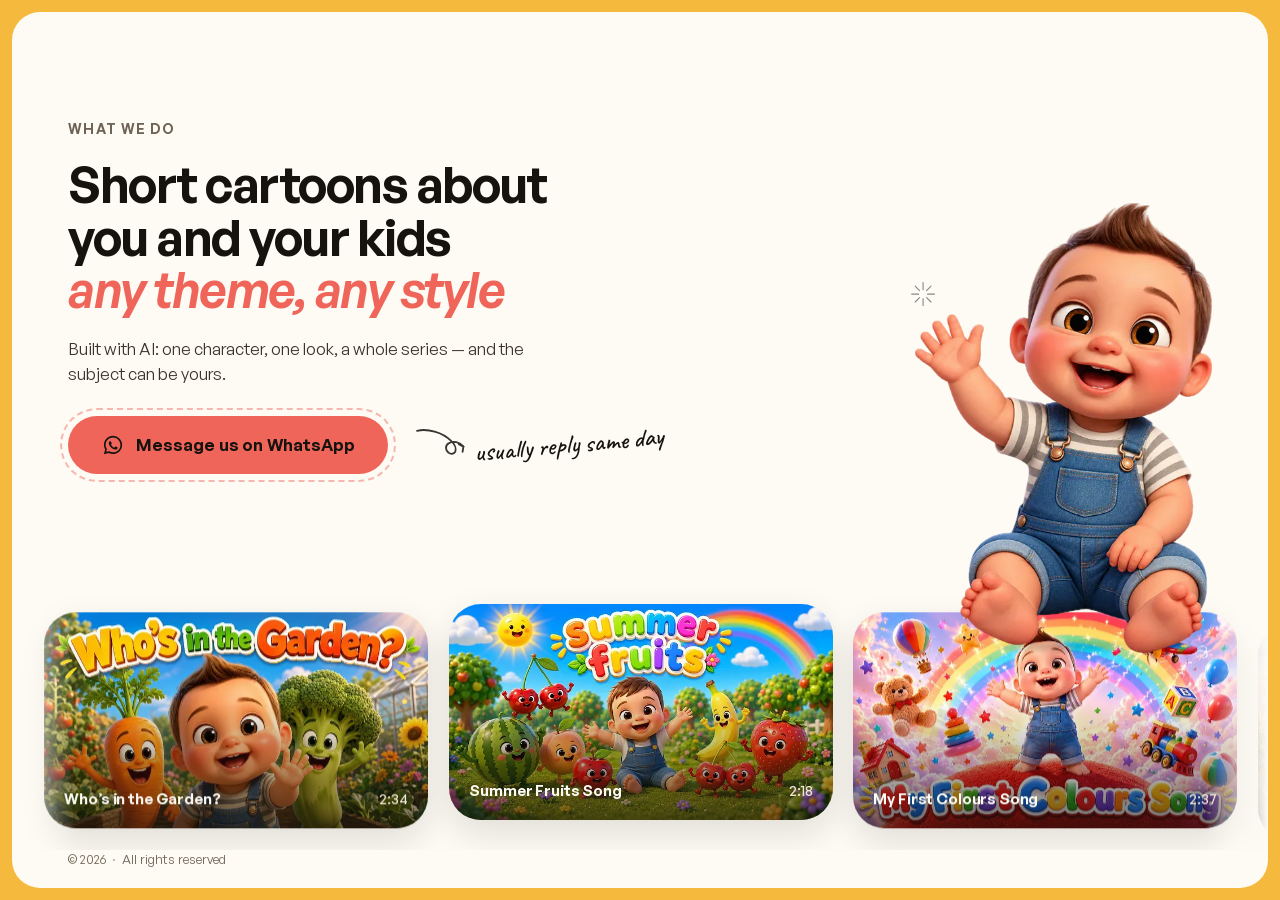
<file: index.html>
<!doctype html>
<html lang="en">
<head>
<meta charset="utf-8">
<meta name="viewport" content="width=device-width, initial-scale=1, viewport-fit=cover">
<title>Short cartoons about you and your kids — any theme, any style</title>
<meta name="description" content="Short cartoons about you and your kids — any theme, any style. One character, one look, a whole series, built with AI.">
<meta name="theme-color" content="#FDFBF4">
<meta property="og:type" content="website">
<meta property="og:title" content="Short cartoons about you and your kids — any theme, any style">
<meta property="og:description" content="One character, one look, a whole series — and the subject can be yours.">
<meta property="og:image" content="assets/img/og.jpg">
<!-- TODO: перед выкладкой заменить og:image на абсолютный URL (https://домен/assets/img/og.jpg)
     и раскомментировать og:url — WhatsApp, Telegram и Slack не разбирают относительные пути,
     ссылка придёт без превью. -->
<!-- <meta property="og:url" content="https://ДОМЕН/"> -->
<meta property="og:image:width" content="1200">
<meta property="og:image:height" content="630">
<meta name="twitter:card" content="summary_large_image">
<link rel="icon" href="assets/img/favicon-32.png" sizes="32x32">
<link rel="apple-touch-icon" href="assets/img/apple-touch-icon.png">
<link rel="preload" href="assets/fonts/GeneralSans-600.woff2" as="font" type="font/woff2" crossorigin>
<link rel="preload" href="assets/fonts/GeneralSans-600i.woff2" as="font" type="font/woff2" crossorigin>
<link rel="stylesheet" href="styles.css">
</head>
<body>
<!--
  THESIS: one uninterrupted horizontal current of finished work, with the series' own
  character seated on its top edge; refuses the centred hero-over-card-grid landing.
  OWN-WORLD: cream #FDFBF4 canvas inside a sun-yellow page frame, ink display type at
  72px against 17px body with nothing between, coral reserved for the accent line and
  the single action, one hand-drawn ink spark at the mascot's wave, colour otherwise
  allowed only inside the artwork.
  STORY: a buyer meets the character, sees five finished films, understands the formula
  transfers to their own subject, and messages on WhatsApp.
  FIRST VIEWPORT: text column flush left, mascot right and bottom-aligned so he sits on
  the film strip, full-bleed reel of 16:9 covers bleeding both edges beneath them.
-->
<div class="page">

  <main class="hero">
    <div class="hero__col">
      <p class="kicker">what we do</p>
      <h1 class="display">Short cartoons about you and your&nbsp;kids<br><em>any theme, any style</em></h1>
      <p class="lead">Built with AI: one character, one look, a whole series — and the subject can be yours.</p>

      <div class="action">
        <!-- TODO: WhatsApp — подставить номер в WHATSAPP_URL в script.js -->
        <a class="cta" id="cta" href="#" target="_blank" rel="noopener">
          <svg class="cta__icon" viewBox="0 0 24 24" aria-hidden="true" focusable="false"><path fill="currentColor" d="M12.04 2C6.58 2 2.13 6.45 2.13 11.91c0 1.75.46 3.45 1.32 4.95L2 22l5.28-1.38a9.9 9.9 0 0 0 4.76 1.21h.01c5.46 0 9.91-4.45 9.91-9.91 0-2.65-1.03-5.14-2.9-7.01A9.82 9.82 0 0 0 12.04 2Zm0 1.82c2.16 0 4.19.84 5.72 2.37a8.03 8.03 0 0 1 2.37 5.72c0 4.46-3.63 8.09-8.09 8.09a8.2 8.2 0 0 1-4.13-1.13l-.3-.18-3.07.8.82-3-.19-.31a8.1 8.1 0 0 1-1.24-4.28c0-4.46 3.63-8.08 8.09-8.08Zm-3.2 4.06c-.16 0-.42.06-.64.3-.22.24-.85.83-.85 2.02s.87 2.34.99 2.5c.12.16 1.69 2.6 4.1 3.63.57.25 1.02.4 1.37.5.58.19 1.1.16 1.52.1.46-.07 1.42-.58 1.62-1.15.2-.56.2-1.05.14-1.15-.06-.1-.22-.16-.46-.28-.24-.12-1.42-.7-1.64-.78-.22-.08-.38-.12-.54.12-.16.24-.62.78-.76.94-.14.16-.28.18-.52.06-.24-.12-1.01-.37-1.93-1.19-.71-.63-1.19-1.42-1.33-1.66-.14-.24-.02-.37.1-.49.11-.11.24-.28.36-.42.12-.14.16-.24.24-.4.08-.16.04-.3-.02-.42-.06-.12-.53-1.3-.73-1.78-.19-.46-.39-.4-.53-.41h-.46Z"/></svg>
          <span>Message us on WhatsApp</span>
        </a>
        <span class="hand" aria-hidden="true">
          <svg class="hand__arrow" viewBox="0 0 62 40" fill="none"><path d="M60 6C48 2 30 4 18 14c-4 3-7 8-6 12 1 3 5 4 8 2 4-2 5-8 1-11-5-4-13-3-18 2" stroke="currentColor" stroke-width="2.2" stroke-linecap="round"/><path d="M3 19l.4 6.2M3 19l5.8-2.2" stroke="currentColor" stroke-width="2.2" stroke-linecap="round"/></svg>
          <span class="hand__text">usually reply same day</span>
        </span>
      </div>
    </div>

    <!-- The character sits on the top edge of the strip: hero and reel stop being two
         stacked bands and become one scene. -->
    <div class="mascot">
      <svg class="doodle doodle--spark" viewBox="0 0 64 64" fill="none" aria-hidden="true"><path d="M32 6v16M32 42v16M6 32h16M42 32h16M14 14l10 10M40 40l10 10M50 14 40 24M24 40 14 50" stroke="currentColor" stroke-width="2.5" stroke-linecap="round"/></svg>
      <picture>
        <source type="image/webp" srcset="assets/img/mascot-wave-440.webp 440w, assets/img/mascot-wave-880.webp 880w" sizes="(max-width: 767px) 52vw, (max-width: 1279px) 26vw, 400px">
        <img class="mascot__img" src="assets/img/mascot-wave-440.png" srcset="assets/img/mascot-wave-440.png 440w, assets/img/mascot-wave-880.png 880w" sizes="(max-width: 767px) 52vw, (max-width: 1279px) 26vw, 400px" width="440" height="666" alt="The series mascot — a smiling toddler in denim dungarees, waving hello" fetchpriority="high" decoding="async">
      </picture>
    </div>
  </main>

  <section class="reel-wrap" aria-labelledby="reel-label">
    <h2 id="reel-label" class="sr-only">Selected films</h2>
    <ul class="reel" id="reel" tabindex="0" role="list">

      <li class="reel__item">
        <a class="card" href="#" target="_blank" rel="noopener">
          <picture>
            <source type="image/webp" srcset="assets/img/garden-680.webp 680w, assets/img/garden-960.webp 960w" sizes="(max-width: 767px) 86vw, 32vw">
            <img src="assets/img/garden-960.jpg" srcset="assets/img/garden-680.jpg 680w, assets/img/garden-960.jpg 960w" sizes="(max-width: 767px) 86vw, 32vw" width="960" height="540" alt="Who&rsquo;s in the Garden? — cover" fetchpriority="high" decoding="async">
          </picture>
          <span class="card__meta"><span class="card__title">Who&rsquo;s in the Garden?</span><span class="card__time">2:34</span></span>
        </a>
      </li>

      <li class="reel__item">
        <a class="card" href="#" target="_blank" rel="noopener">
          <picture>
            <source type="image/webp" srcset="assets/img/fruits-680.webp 680w, assets/img/fruits-960.webp 960w" sizes="(max-width: 767px) 86vw, 32vw">
            <img src="assets/img/fruits-960.jpg" srcset="assets/img/fruits-680.jpg 680w, assets/img/fruits-960.jpg 960w" sizes="(max-width: 767px) 86vw, 32vw" width="960" height="540" alt="Summer Fruits Song — cover" fetchpriority="high" decoding="async">
          </picture>
          <span class="card__meta"><span class="card__title">Summer Fruits Song</span><span class="card__time">2:18</span></span>
        </a>
      </li>

      <li class="reel__item">
        <a class="card" href="#" target="_blank" rel="noopener">
          <picture>
            <source type="image/webp" srcset="assets/img/colours-680.webp 680w, assets/img/colours-960.webp 960w" sizes="(max-width: 767px) 86vw, 32vw">
            <img src="assets/img/colours-960.jpg" srcset="assets/img/colours-680.jpg 680w, assets/img/colours-960.jpg 960w" sizes="(max-width: 767px) 86vw, 32vw" width="960" height="540" alt="My First Colours Song — cover" loading="lazy" decoding="async">
          </picture>
          <span class="card__meta"><span class="card__title">My First Colours Song</span><span class="card__time">2:37</span></span>
        </a>
      </li>

      <li class="reel__item">
        <a class="card" href="#" target="_blank" rel="noopener">
          <picture>
            <source type="image/webp" srcset="assets/img/seasons-680.webp 680w, assets/img/seasons-960.webp 960w" sizes="(max-width: 767px) 86vw, 32vw">
            <img src="assets/img/seasons-960.jpg" srcset="assets/img/seasons-680.jpg 680w, assets/img/seasons-960.jpg 960w" sizes="(max-width: 767px) 86vw, 32vw" width="960" height="540" alt="Four Seasons Song — cover" loading="lazy" decoding="async">
          </picture>
          <span class="card__meta"><span class="card__title">Four Seasons Song</span><span class="card__time">2:38</span></span>
        </a>
      </li>

      <li class="reel__item">
        <a class="card" href="#" target="_blank" rel="noopener">
          <picture>
            <source type="image/webp" srcset="assets/img/snack-680.webp 680w, assets/img/snack-960.webp 960w" sizes="(max-width: 767px) 86vw, 32vw">
            <img src="assets/img/snack-960.jpg" srcset="assets/img/snack-680.jpg 680w, assets/img/snack-960.jpg 960w" sizes="(max-width: 767px) 86vw, 32vw" width="960" height="540" alt="Dog vs Cat and The Flying Snack — cover" loading="lazy" decoding="async">
          </picture>
          <span class="card__meta"><span class="card__title">Dog vs Cat and The Flying Snack</span><span class="card__time">0:55</span></span>
        </a>
      </li>

    </ul>
  </section>

  <p class="micro">© 2026 <i>·</i> All rights reserved</p>
</div>
<script src="script.js"></script>
</body>
</html>
</file>
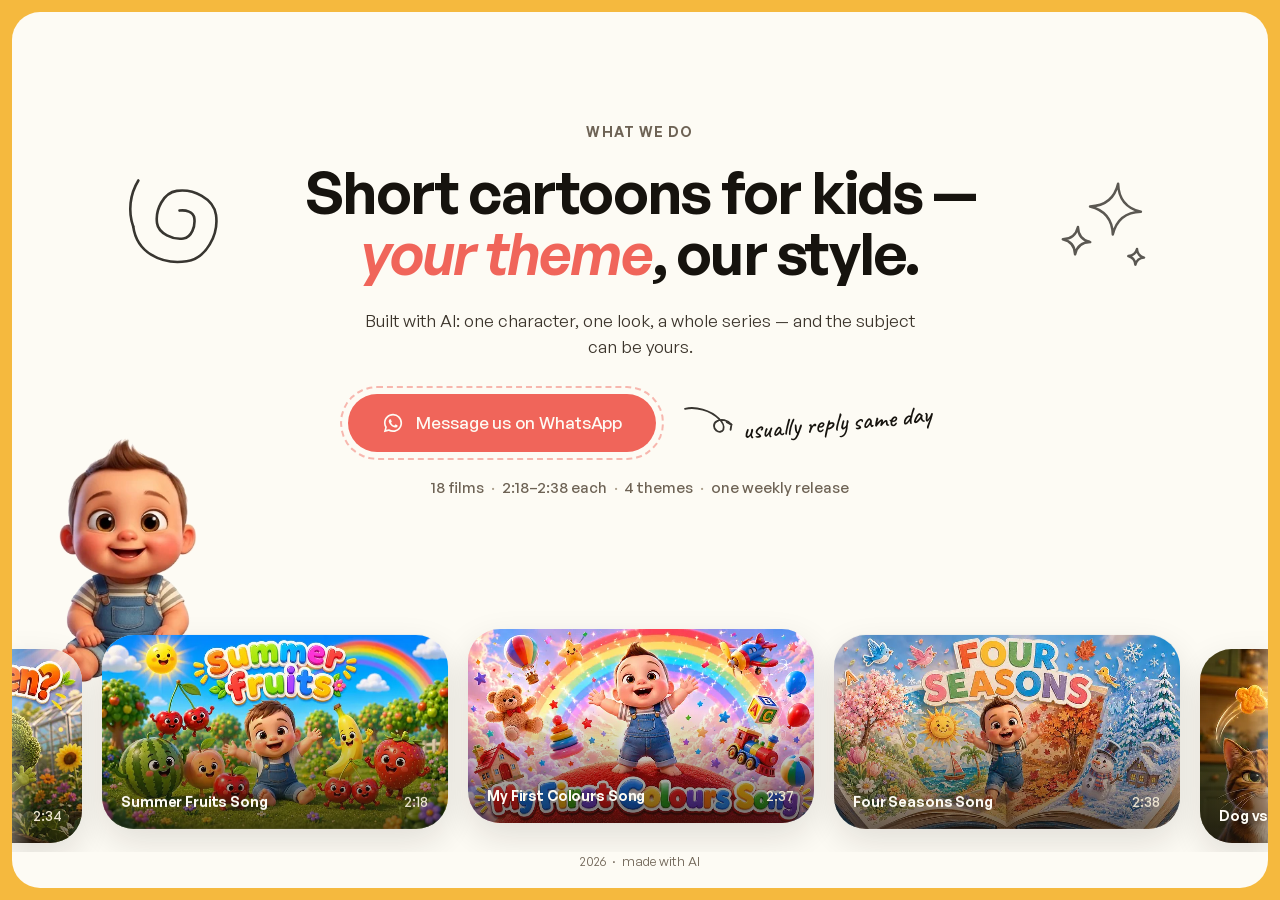
<file: v2-frame/index.html>
<!doctype html>
<html lang="en">
<head>
<meta charset="utf-8">
<meta name="viewport" content="width=device-width, initial-scale=1, viewport-fit=cover">
<title>Short cartoons for kids — your theme, our style</title>
<meta name="description" content="We make short animated films for kids. One character, one look, a whole series — and the subject can be yours.">
<meta name="theme-color" content="#FDFBF4">
<meta property="og:type" content="website">
<meta property="og:title" content="Short cartoons for kids — your theme, our style">
<meta property="og:description" content="We make short animated films for kids. One character, one look, a whole series — and the subject can be yours.">
<meta property="og:image" content="../assets/img/og.jpg">
<!-- TODO: перед выкладкой заменить og:image на абсолютный URL (https://домен/assets/img/og.jpg)
     и раскомментировать og:url — WhatsApp, Telegram и Slack не разбирают относительные пути,
     ссылка придёт без превью. -->
<!-- <meta property="og:url" content="https://ДОМЕН/"> -->
<meta property="og:image:width" content="1200">
<meta property="og:image:height" content="630">
<meta name="twitter:card" content="summary_large_image">
<link rel="icon" href="../assets/img/favicon-32.png" sizes="32x32">
<link rel="apple-touch-icon" href="../assets/img/apple-touch-icon.png">
<link rel="preload" href="../assets/fonts/GeneralSans-600.woff2" as="font" type="font/woff2" crossorigin>
<link rel="preload" href="../assets/fonts/GeneralSans-600i.woff2" as="font" type="font/woff2" crossorigin>
<link rel="stylesheet" href="styles.css">
</head>
<body>
<!--
  THESIS: the reference layout read straight — one centred column on a single axis with
  the work spread beneath it as a shallow arc; it holds attention by composure, not by a
  trick, and exists as the calm baseline the other two are measured against.
  OWN-WORLD: cream #FDFBF4 canvas inside a sun-yellow page frame, ink display type at
  66px against 17px body with nothing between, coral reserved for the single action,
  two hand-drawn ink doodles breathing in the margins beside the headline, colour
  allowed only inside the artwork.
  STORY: a buyer reads the promise in one centred breath, sees five finished films
  curving away past both edges, and messages on WhatsApp.
  FIRST VIEWPORT: centred column — kicker, two-line headline flanked left and right by
  doodles, narrow lead, the single coral action with its handwritten note, facts — over a
  full-bleed arc of 16:9 covers bleeding both edges, the mascot leaning out from behind
  the strip at the lower left.
-->
<div class="page">

  <main class="hero">
    <div class="hero__col">
      <p class="kicker">what we do</p>

      <div class="head">
        <!-- the two doodles live in the empty margins beside the headline, never over it -->
        <svg class="doodle doodle--spiral" viewBox="0 0 98 104" fill="none" aria-hidden="true" focusable="false">
          <path d="M9 55C9 80 30 95 55 95C74 95 89 74 89 55C89 39 71 27 55 27C42 27 32 42 32 55C32 65 45 73 55 73C63 73 68 63 68 55C68 49 61 46 55 46" stroke="currentColor" stroke-width="2.5" stroke-linecap="round"/>
          <path d="M9 55C6 40 10 24 20 12" stroke="currentColor" stroke-width="2.5" stroke-linecap="round"/>
        </svg>
        <h1 class="display">Short cartoons for kids&nbsp;—<br><em>your theme</em>, our style.</h1>
        <svg class="doodle doodle--sparks" viewBox="0 0 104 100" fill="none" aria-hidden="true" focusable="false">
          <path d="M60 10C62 25 71 34 86 36C71 38 62 47 60 62C58 47 49 38 34 36C49 34 58 25 60 10Z" stroke="currentColor" stroke-width="2.5" stroke-linecap="round" stroke-linejoin="round"/>
          <path d="M24 58C25 66 30 71 38 72C30 73 25 78 24 86C23 78 18 73 10 72C18 71 23 66 24 58Z" stroke="currentColor" stroke-width="2.5" stroke-linecap="round" stroke-linejoin="round"/>
          <path d="M86 74C86.7 79 89 81 94 82C89 83 86.7 85 86 90C85.3 85 83 83 78 82C83 81 85.3 79 86 74Z" stroke="currentColor" stroke-width="2.5" stroke-linecap="round" stroke-linejoin="round"/>
        </svg>
      </div>

      <p class="lead">Built with AI: one character, one look, a whole series — and the subject can be yours.</p>

      <div class="action">
        <!-- TODO: WhatsApp — подставить номер в WHATSAPP_URL в script.js -->
        <a class="cta" id="cta" href="#" target="_blank" rel="noopener">
          <svg class="cta__icon" viewBox="0 0 24 24" aria-hidden="true" focusable="false"><path fill="currentColor" d="M12.04 2C6.58 2 2.13 6.45 2.13 11.91c0 1.75.46 3.45 1.32 4.95L2 22l5.28-1.38a9.9 9.9 0 0 0 4.76 1.21h.01c5.46 0 9.91-4.45 9.91-9.91 0-2.65-1.03-5.14-2.9-7.01A9.82 9.82 0 0 0 12.04 2Zm0 1.82c2.16 0 4.19.84 5.72 2.37a8.03 8.03 0 0 1 2.37 5.72c0 4.46-3.63 8.09-8.09 8.09a8.2 8.2 0 0 1-4.13-1.13l-.3-.18-3.07.8.82-3-.19-.31a8.1 8.1 0 0 1-1.24-4.28c0-4.46 3.63-8.08 8.09-8.08Zm-3.2 4.06c-.16 0-.42.06-.64.3-.22.24-.85.83-.85 2.02s.87 2.34.99 2.5c.12.16 1.69 2.6 4.1 3.63.57.25 1.02.4 1.37.5.58.19 1.1.16 1.52.1.46-.07 1.42-.58 1.62-1.15.2-.56.2-1.05.14-1.15-.06-.1-.22-.16-.46-.28-.24-.12-1.42-.7-1.64-.78-.22-.08-.38-.12-.54.12-.16.24-.62.78-.76.94-.14.16-.28.18-.52.06-.24-.12-1.01-.37-1.93-1.19-.71-.63-1.19-1.42-1.33-1.66-.14-.24-.02-.37.1-.49.11-.11.24-.28.36-.42.12-.14.16-.24.24-.4.08-.16.04-.3-.02-.42-.06-.12-.53-1.3-.73-1.78-.19-.46-.39-.4-.53-.41h-.46Z"/></svg>
          <span>Message us on WhatsApp</span>
        </a>
        <span class="hand" aria-hidden="true">
          <svg class="hand__arrow" viewBox="0 0 62 40" fill="none"><path d="M60 6C48 2 30 4 18 14c-4 3-7 8-6 12 1 3 5 4 8 2 4-2 5-8 1-11-5-4-13-3-18 2" stroke="currentColor" stroke-width="2.2" stroke-linecap="round"/><path d="M3 19l.4 6.2M3 19l5.8-2.2" stroke="currentColor" stroke-width="2.2" stroke-linecap="round"/></svg>
          <span class="hand__text">usually reply same day</span>
        </span>
      </div>

      <p class="facts">18 films <i>·</i> 2:18–2:38 each <i>·</i> 4 themes <i>·</i> one weekly release</p>
    </div>

    <!-- decoration, not content: the mascot leans out from behind the strip -->
    <picture class="mascot" aria-hidden="true">
      <source type="image/webp" srcset="../assets/img/mascot-sit.webp">
      <img src="../assets/img/mascot-sit.png" width="214" height="364" alt="" loading="lazy" decoding="async">
    </picture>
  </main>

  <section class="reel-wrap" aria-labelledby="reel-label">
    <h2 id="reel-label" class="sr-only">Selected films</h2>
    <ul class="reel" id="reel" tabindex="0" role="list">

      <li class="reel__item">
        <a class="card" href="#" target="_blank" rel="noopener">
          <picture>
            <source type="image/webp" srcset="../assets/img/garden-680.webp 680w, ../assets/img/garden-960.webp 960w" sizes="(max-width: 767px) 86vw, 32vw">
            <img src="../assets/img/garden-960.jpg" srcset="../assets/img/garden-680.jpg 680w, ../assets/img/garden-960.jpg 960w" sizes="(max-width: 767px) 86vw, 32vw" width="960" height="540" alt="Who&rsquo;s in the Garden? — cover" fetchpriority="high" decoding="async">
          </picture>
          <span class="card__meta"><span class="card__title">Who&rsquo;s in the Garden?</span><span class="card__time">2:34</span></span>
        </a>
      </li>

      <li class="reel__item">
        <a class="card" href="#" target="_blank" rel="noopener">
          <picture>
            <source type="image/webp" srcset="../assets/img/fruits-680.webp 680w, ../assets/img/fruits-960.webp 960w" sizes="(max-width: 767px) 86vw, 32vw">
            <img src="../assets/img/fruits-960.jpg" srcset="../assets/img/fruits-680.jpg 680w, ../assets/img/fruits-960.jpg 960w" sizes="(max-width: 767px) 86vw, 32vw" width="960" height="540" alt="Summer Fruits Song — cover" fetchpriority="high" decoding="async">
          </picture>
          <span class="card__meta"><span class="card__title">Summer Fruits Song</span><span class="card__time">2:18</span></span>
        </a>
      </li>

      <li class="reel__item">
        <a class="card" href="#" target="_blank" rel="noopener">
          <picture>
            <source type="image/webp" srcset="../assets/img/colours-680.webp 680w, ../assets/img/colours-960.webp 960w" sizes="(max-width: 767px) 86vw, 32vw">
            <img src="../assets/img/colours-960.jpg" srcset="../assets/img/colours-680.jpg 680w, ../assets/img/colours-960.jpg 960w" sizes="(max-width: 767px) 86vw, 32vw" width="960" height="540" alt="My First Colours Song — cover" loading="lazy" decoding="async">
          </picture>
          <span class="card__meta"><span class="card__title">My First Colours Song</span><span class="card__time">2:37</span></span>
        </a>
      </li>

      <li class="reel__item">
        <a class="card" href="#" target="_blank" rel="noopener">
          <picture>
            <source type="image/webp" srcset="../assets/img/seasons-680.webp 680w, ../assets/img/seasons-960.webp 960w" sizes="(max-width: 767px) 86vw, 32vw">
            <img src="../assets/img/seasons-960.jpg" srcset="../assets/img/seasons-680.jpg 680w, ../assets/img/seasons-960.jpg 960w" sizes="(max-width: 767px) 86vw, 32vw" width="960" height="540" alt="Four Seasons Song — cover" loading="lazy" decoding="async">
          </picture>
          <span class="card__meta"><span class="card__title">Four Seasons Song</span><span class="card__time">2:38</span></span>
        </a>
      </li>

      <li class="reel__item">
        <a class="card" href="#" target="_blank" rel="noopener">
          <picture>
            <source type="image/webp" srcset="../assets/img/snack-680.webp 680w, ../assets/img/snack-960.webp 960w" sizes="(max-width: 767px) 86vw, 32vw">
            <img src="../assets/img/snack-960.jpg" srcset="../assets/img/snack-680.jpg 680w, ../assets/img/snack-960.jpg 960w" sizes="(max-width: 767px) 86vw, 32vw" width="960" height="540" alt="Dog vs Cat and The Flying Snack — cover" loading="lazy" decoding="async">
          </picture>
          <span class="card__meta"><span class="card__title">Dog vs Cat and The Flying Snack</span><span class="card__time">0:55</span></span>
        </a>
      </li>

    </ul>
  </section>

  <p class="micro">2026 <i>·</i> made with AI</p>
</div>
<script src="script.js"></script>
</body>
</html>
</file>
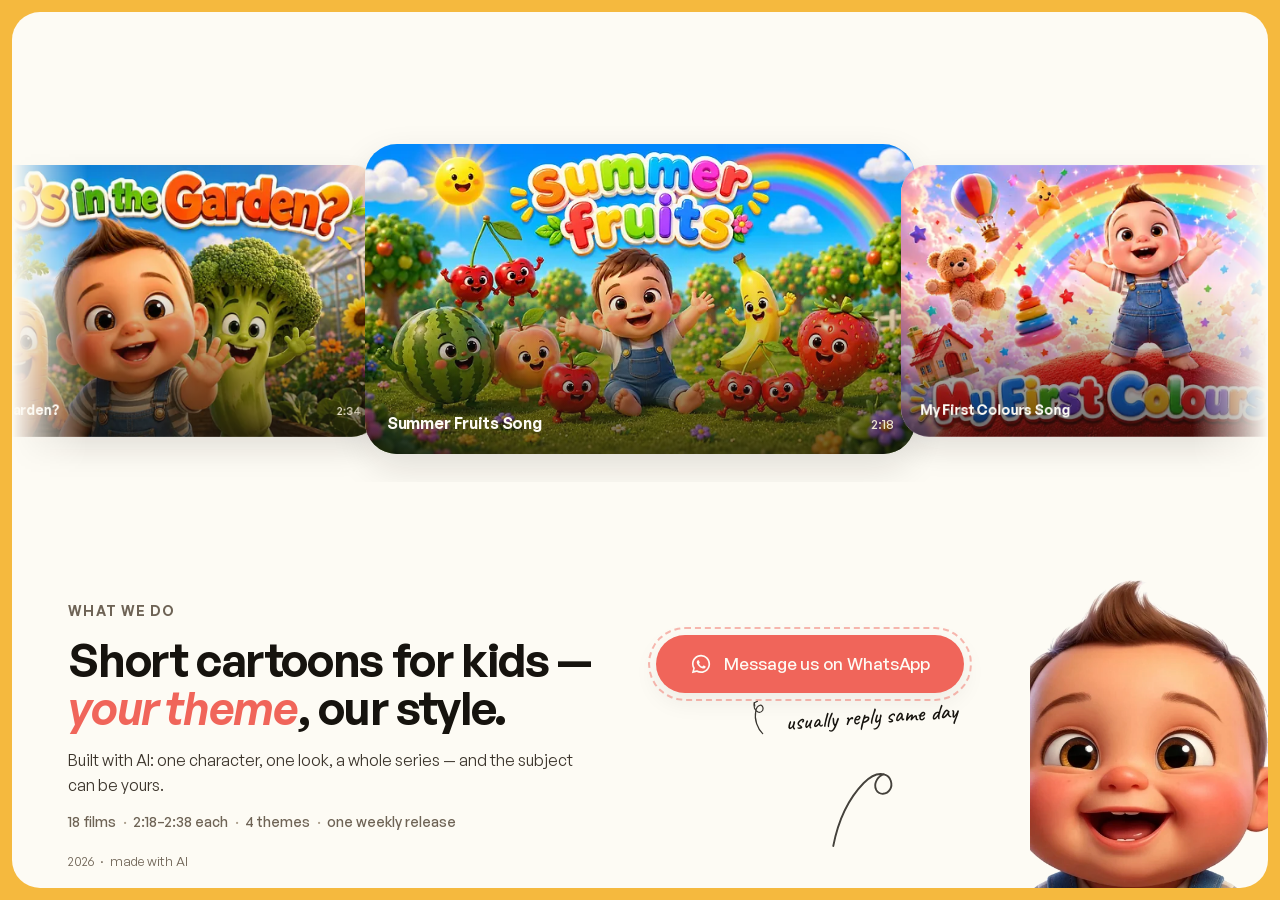
<file: v3-stage/index.html>
<!doctype html>
<html lang="en">
<head>
<meta charset="utf-8">
<meta name="viewport" content="width=device-width, initial-scale=1, viewport-fit=cover">
<title>Short cartoons for kids — your theme, our style</title>
<meta name="description" content="We make short animated films for kids. One character, one look, a whole series — and the subject can be yours.">
<meta name="theme-color" content="#FDFBF4">
<meta property="og:type" content="website">
<meta property="og:title" content="Short cartoons for kids — your theme, our style">
<meta property="og:description" content="We make short animated films for kids. One character, one look, a whole series — and the subject can be yours.">
<meta property="og:image" content="../assets/img/og.jpg">
<!-- TODO: перед выкладкой заменить og:image на абсолютный URL (https://домен/assets/img/og.jpg)
     и раскомментировать og:url — WhatsApp, Telegram и Slack не разбирают относительные пути,
     ссылка придёт без превью. -->
<!-- <meta property="og:url" content="https://ДОМЕН/"> -->
<meta property="og:image:width" content="1200">
<meta property="og:image:height" content="630">
<meta name="twitter:card" content="summary_large_image">
<link rel="icon" href="../assets/img/favicon-32.png" sizes="32x32">
<link rel="apple-touch-icon" href="../assets/img/apple-touch-icon.png">
<link rel="preload" href="../assets/fonts/GeneralSans-600.woff2" as="font" type="font/woff2" crossorigin>
<link rel="preload" href="../assets/fonts/GeneralSans-600i.woff2" as="font" type="font/woff2" crossorigin>
<link rel="stylesheet" href="styles.css">
</head>
<body>
<!--
  THESIS: the work is the page. A full-bleed stage of finished covers takes the top of
  the screen before a single word is offered; the sentence and the button arrive under
  it as a caption, not as a pitch.
  OWN-WORLD: cream #FDFBF4 canvas inside a sun-yellow page frame, ink display type at
  ~60px against 17px body with nothing between, coral reserved for the single action,
  one hand-drawn ink doodle in the void, colour allowed only inside the artwork.
  STORY: a buyer reads the level of the craft from the covers, then one line tells him
  the subject can be his, and the button is already in that same line.
  FIRST VIEWPORT: reel across the upper ~60% at card width 40vw, cut by both edges,
  side cards pushed back in Z so the strip has depth; under it a left-flush block —
  kicker, H1 in two lines with the coral italic, coral action parked at the right end of
  the heading line, lead, then the facts row in small type; the mascot leans in from the
  bottom right across the seam between stage and text.
-->
<div class="page">

  <section class="reel-wrap" aria-labelledby="reel-label">
    <h2 id="reel-label" class="sr-only">Selected films</h2>
    <ul class="reel" id="reel" tabindex="0" role="list">

      <li class="reel__item">
        <a class="card" href="#" target="_blank" rel="noopener">
          <picture>
            <source type="image/webp" srcset="../assets/img/garden-680.webp 680w, ../assets/img/garden-960.webp 960w" sizes="(max-width: 767px) 86vw, 40vw">
            <img src="../assets/img/garden-960.jpg" srcset="../assets/img/garden-680.jpg 680w, ../assets/img/garden-960.jpg 960w" sizes="(max-width: 767px) 86vw, 40vw" width="960" height="540" alt="Who&rsquo;s in the Garden? — cover" fetchpriority="high" decoding="async">
          </picture>
          <span class="card__meta"><span class="card__title">Who&rsquo;s in the Garden?</span><span class="card__time">2:34</span></span>
        </a>
      </li>

      <li class="reel__item">
        <a class="card" href="#" target="_blank" rel="noopener">
          <picture>
            <source type="image/webp" srcset="../assets/img/fruits-680.webp 680w, ../assets/img/fruits-960.webp 960w" sizes="(max-width: 767px) 86vw, 40vw">
            <img src="../assets/img/fruits-960.jpg" srcset="../assets/img/fruits-680.jpg 680w, ../assets/img/fruits-960.jpg 960w" sizes="(max-width: 767px) 86vw, 40vw" width="960" height="540" alt="Summer Fruits Song — cover" fetchpriority="high" decoding="async">
          </picture>
          <span class="card__meta"><span class="card__title">Summer Fruits Song</span><span class="card__time">2:18</span></span>
        </a>
      </li>

      <li class="reel__item">
        <a class="card" href="#" target="_blank" rel="noopener">
          <picture>
            <source type="image/webp" srcset="../assets/img/colours-680.webp 680w, ../assets/img/colours-960.webp 960w" sizes="(max-width: 767px) 86vw, 40vw">
            <img src="../assets/img/colours-960.jpg" srcset="../assets/img/colours-680.jpg 680w, ../assets/img/colours-960.jpg 960w" sizes="(max-width: 767px) 86vw, 40vw" width="960" height="540" alt="My First Colours Song — cover" loading="lazy" decoding="async">
          </picture>
          <span class="card__meta"><span class="card__title">My First Colours Song</span><span class="card__time">2:37</span></span>
        </a>
      </li>

      <li class="reel__item">
        <a class="card" href="#" target="_blank" rel="noopener">
          <picture>
            <source type="image/webp" srcset="../assets/img/seasons-680.webp 680w, ../assets/img/seasons-960.webp 960w" sizes="(max-width: 767px) 86vw, 40vw">
            <img src="../assets/img/seasons-960.jpg" srcset="../assets/img/seasons-680.jpg 680w, ../assets/img/seasons-960.jpg 960w" sizes="(max-width: 767px) 86vw, 40vw" width="960" height="540" alt="Four Seasons Song — cover" loading="lazy" decoding="async">
          </picture>
          <span class="card__meta"><span class="card__title">Four Seasons Song</span><span class="card__time">2:38</span></span>
        </a>
      </li>

      <li class="reel__item">
        <a class="card" href="#" target="_blank" rel="noopener">
          <picture>
            <source type="image/webp" srcset="../assets/img/snack-680.webp 680w, ../assets/img/snack-960.webp 960w" sizes="(max-width: 767px) 86vw, 40vw">
            <img src="../assets/img/snack-960.jpg" srcset="../assets/img/snack-680.jpg 680w, ../assets/img/snack-960.jpg 960w" sizes="(max-width: 767px) 86vw, 40vw" width="960" height="540" alt="Dog vs Cat and The Flying Snack — cover" loading="lazy" decoding="async">
          </picture>
          <span class="card__meta"><span class="card__title">Dog vs Cat and The Flying Snack</span><span class="card__time">0:55</span></span>
        </a>
      </li>

    </ul>
  </section>

  <main class="hero">
    <div class="hero__col">
      <p class="kicker">what we do</p>

      <div class="headline-row">
        <h1 class="display">Short cartoons for kids&nbsp;—<br><em>your theme</em>, our style.</h1>

        <div class="action">
          <!-- TODO: WhatsApp — подставить номер в WHATSAPP_URL в script.js -->
          <a class="cta" id="cta" href="#" target="_blank" rel="noopener">
            <svg class="cta__icon" viewBox="0 0 24 24" aria-hidden="true" focusable="false"><path fill="currentColor" d="M12.04 2C6.58 2 2.13 6.45 2.13 11.91c0 1.75.46 3.45 1.32 4.95L2 22l5.28-1.38a9.9 9.9 0 0 0 4.76 1.21h.01c5.46 0 9.91-4.45 9.91-9.91 0-2.65-1.03-5.14-2.9-7.01A9.82 9.82 0 0 0 12.04 2Zm0 1.82c2.16 0 4.19.84 5.72 2.37a8.03 8.03 0 0 1 2.37 5.72c0 4.46-3.63 8.09-8.09 8.09a8.2 8.2 0 0 1-4.13-1.13l-.3-.18-3.07.8.82-3-.19-.31a8.1 8.1 0 0 1-1.24-4.28c0-4.46 3.63-8.08 8.09-8.08Zm-3.2 4.06c-.16 0-.42.06-.64.3-.22.24-.85.83-.85 2.02s.87 2.34.99 2.5c.12.16 1.69 2.6 4.1 3.63.57.25 1.02.4 1.37.5.58.19 1.1.16 1.52.1.46-.07 1.42-.58 1.62-1.15.2-.56.2-1.05.14-1.15-.06-.1-.22-.16-.46-.28-.24-.12-1.42-.7-1.64-.78-.22-.08-.38-.12-.54.12-.16.24-.62.78-.76.94-.14.16-.28.18-.52.06-.24-.12-1.01-.37-1.93-1.19-.71-.63-1.19-1.42-1.33-1.66-.14-.24-.02-.37.1-.49.11-.11.24-.28.36-.42.12-.14.16-.24.24-.4.08-.16.04-.3-.02-.42-.06-.12-.53-1.3-.73-1.78-.19-.46-.39-.4-.53-.41h-.46Z"/></svg>
            <span>Message us on WhatsApp</span>
          </a>
          <span class="hand" aria-hidden="true">
            <svg class="hand__arrow" viewBox="0 0 62 40" fill="none"><path d="M60 6C48 2 30 4 18 14c-4 3-7 8-6 12 1 3 5 4 8 2 4-2 5-8 1-11-5-4-13-3-18 2" stroke="currentColor" stroke-width="2.2" stroke-linecap="round"/><path d="M3 19l.4 6.2M3 19l5.8-2.2" stroke="currentColor" stroke-width="2.2" stroke-linecap="round"/></svg>
            <span class="hand__text">usually reply same day</span>
          </span>
        </div>
      </div>

      <p class="lead">Built with AI: one character, one look, a whole series — and the subject can be yours.</p>
      <p class="facts">18 films <i>·</i> 2:18–2:38 each <i>·</i> 4 themes <i>·</i> one weekly release</p>
    </div>
  </main>

  <p class="micro">2026 <i>·</i> made with AI</p>

  <picture class="mascot" aria-hidden="true">
    <source type="image/webp" srcset="../assets/img/mascot-face.webp">
    <img src="../assets/img/mascot-face.png" width="421" height="527" alt="" aria-hidden="true" loading="lazy" decoding="async">
  </picture>

  <svg class="doodle doodle--curl" viewBox="0 0 120 96" fill="none" aria-hidden="true"><path d="M6 90c14-30 34-56 60-72 10-6 22-9 30-4 7 4 8 15 2 21-6 6-16 4-18-4-2-9 6-17 15-18" stroke="currentColor" stroke-width="2.5" stroke-linecap="round"/></svg>
</div>
<script src="script.js"></script>
</body>
</html>
</file>
<file: styles.css>
/* ==========================================================================
   V1 «Reel» — one horizontal current, with the series' character sitting on it.
   Tokens follow DESIGN-SYSTEM.md §2.1. No #FFF, no #000, anywhere.
   ========================================================================== */

@font-face{font-family:'General Sans';src:url('assets/fonts/GeneralSans-400.woff2') format('woff2');font-weight:400;font-style:normal;font-display:swap}
@font-face{font-family:'General Sans';src:url('assets/fonts/GeneralSans-500.woff2') format('woff2');font-weight:500;font-style:normal;font-display:swap}
@font-face{font-family:'General Sans';src:url('assets/fonts/GeneralSans-600.woff2') format('woff2');font-weight:600;font-style:normal;font-display:swap}
@font-face{font-family:'General Sans';src:url('assets/fonts/GeneralSans-600i.woff2') format('woff2');font-weight:600;font-style:italic;font-display:swap}
@font-face{font-family:'Caveat';src:url('assets/fonts/Caveat-500.woff2') format('woff2');font-weight:500;font-style:normal;font-display:swap}

:root{
  --cream-50:#FDFBF4; --cream-100:#F8F3E6; --cream-200:#EFE7D3; --cream-300:#E2D6BB;
  --ink-900:#16130E;  --ink-700:#3B342B;   --ink-500:#6E6355;   --ink-300:#A99C89;
  --acc-coral:#F0655A; --acc-sun:#F5B93E;
  --frame:var(--acc-sun);

  --font-display:'General Sans','Poppins',system-ui,sans-serif;
  --font-text:'General Sans',system-ui,sans-serif;
  --font-hand:'Caveat','Gloria Hallelujah',cursive;

  --r-sm:14px; --r-md:22px; --r-lg:32px; --r-full:999px;
  --sh-2:0 8px 24px rgba(22,19,14,.07);
  --sh-3:0 18px 48px rgba(22,19,14,.10);
  --sh-card:0 14px 36px rgba(22,19,14,.12);

  --ease:cubic-bezier(.22,.61,.36,1);
  --dur-fast:160ms; --dur:320ms; --dur-slow:620ms;

  --pad:clamp(20px,4.4vw,64px);
  --card-w:clamp(248px,30vw,440px);
  --frame-gap:12px;

  /* Герой: ширина правой колонки и глубина, на которую маскот заходит в зазор
     между героем и лентой — так он оказывается сидящим на её верхней кромке.
     В ширину зашита и высота (33vh): маскот вертикальный, и на невысоком экране
     колонка, посчитанная только от vw, вырастает выше строки героя и наезжает
     на обложки вместо того, чтобы сидеть на них. */
  --mascot-w:clamp(210px,min(27vw,33vh),420px);
  --mascot-dip:clamp(52px,7.6vh,88px);
}

*,*::before,*::after{box-sizing:border-box}
html{-webkit-text-size-adjust:100%}
body{
  margin:0;
  background:var(--frame);
  color:var(--ink-700);
  font:400 17px/1.6 var(--font-text);
  -webkit-font-smoothing:antialiased;
}
h1,h2,p,ul{margin:0;padding:0}
ul{list-style:none}
img{display:block;max-width:100%;height:auto}
a{color:inherit}

.sr-only{position:absolute;width:1px;height:1px;padding:0;margin:-1px;overflow:hidden;clip:rect(0 0 0 0);white-space:nowrap;border:0}

:where(a,[tabindex]):focus-visible{
  outline:2.5px solid var(--ink-900);
  outline-offset:4px;
  border-radius:6px;
}

/* ---- page frame --------------------------------------------------------- */
.page{
  position:relative;
  background:var(--cream-50);
  border-radius:28px;
  margin:var(--frame-gap);
  height:100vh;
  height:calc(100dvh - var(--frame-gap) * 2);
  overflow:hidden;
  display:grid;
  /* minmax(0,1fr): without it the implicit column is sized to the reel's
     max-content width (~4600px) and every absolutely-placed child lands
     far off-screen. */
  grid-template-columns:minmax(0,1fr);
  grid-template-rows:1fr auto auto;
  isolation:isolate;
}
.page > *{min-width:0}
@supports not (height:100dvh){ .page{height:calc(100vh - var(--frame-gap) * 2)} }

/* ---- hero --------------------------------------------------------------- */
.hero{
  position:relative;
  /* лента — следующий сосед в потоке и по умолчанию рисуется поверх; без этого
     маскот оказался бы ЗА обложками вместо того, чтобы сидеть на них */
  z-index:2;
  display:grid;
  grid-template-columns:minmax(0,1fr) var(--mascot-w);
  /* Пустые 1fr сверху и снизу центрируют текстовый блок, а маскот тянется через
     все три ряда: только так его align-self:end — это низ ГЕРОЯ, а не низ
     текстовой колонки, и он садится на ленту, а не висит над ней. */
  grid-template-rows:1fr auto 1fr;
  grid-template-areas:
    ".    mascot"
    "text mascot"
    ".    mascot";
  column-gap:clamp(20px,3.2vw,64px);
  align-items:start;
  padding:clamp(28px,4.6vh,56px) var(--pad) clamp(8px,1.6vh,20px);
  min-height:0;
}
.hero > *{min-width:0}
.hero__col{grid-area:text;max-width:min(92ch,1020px)}

.kicker{
  font-size:14px;font-weight:600;letter-spacing:.08em;text-transform:uppercase;
  color:var(--ink-500);margin-bottom:18px;
}

.display{
  font-family:var(--font-display);
  font-weight:600;
  /* потолок ниже 72px из ДС: правую треть первого экрана теперь занимает маскот,
     и заголовок делит ширину с ним, а не идёт во весь экран */
  font-size:clamp(2.35rem,3.9vw,4.1rem);
  line-height:1.05;
  letter-spacing:-.03em;
  color:var(--ink-900);
  text-wrap:balance;
}
.display em{font-style:italic;color:var(--acc-coral)}

.lead{
  margin-top:20px;
  max-width:48ch;
  font-size:clamp(1rem,1.3vw,1.19rem);
  line-height:1.55;
  color:var(--ink-700);
}

/* ---- action: the page's only button ------------------------------------- */
.action{
  margin-top:clamp(24px,3.2vh,34px);
  display:flex;align-items:center;gap:clamp(16px,2vw,34px);
  flex-wrap:wrap;
}
.cta{
  position:relative;
  display:inline-flex;align-items:center;gap:12px;
  padding:18px 34px;
  min-height:56px;
  background:var(--acc-coral);
  /* Бриф просит на кнопке --cream-50, но кремовый на коралле даёт 3.02:1 —
     тот же бриф требует ≥4.5:1 для текста, и две его строки здесь спорят.
     Чернила на коралле дают 5.92:1 и сохраняют сам цвет нетронутым; менять
     --acc-coral пришлось бы до кирпичного, а это уже другая страница. */
  color:var(--ink-900);
  font:600 17px/1 var(--font-text);
  letter-spacing:-.005em;
  text-decoration:none;
  border-radius:var(--r-full);
  transition:transform var(--dur-fast) var(--ease),box-shadow var(--dur-fast) var(--ease);
}
.cta::after{
  content:"";position:absolute;inset:-8px;
  border:2px dashed rgba(240,101,90,.45);
  border-radius:var(--r-full);
  pointer-events:none;
  transition:inset var(--dur) var(--ease),border-color var(--dur) var(--ease);
}
.cta:hover{transform:translateY(-2px);box-shadow:var(--sh-2)}
.cta:hover::after{inset:-11px;border-color:rgba(240,101,90,.65)}
.cta:active{transform:translateY(0) scale(.98)}
.cta__icon{width:22px;height:22px;flex:none}

.hand{
  display:inline-flex;align-items:center;gap:8px;
  color:var(--ink-900);
}
.hand__arrow{width:52px;height:34px;flex:none;transform:scaleX(-1) rotate(-6deg);opacity:.85}
.hand__text{
  font-family:var(--font-hand);font-weight:500;font-size:26px;line-height:1;
  transform:rotate(-5deg);white-space:nowrap;
}

/* ---- mascot ------------------------------------------------------------- */
.mascot{
  grid-area:mascot;
  position:relative;
  /* Он лежит поверх верхней кромки обложек. Без этого его прямоугольник
     перехватывал бы и клик по карточке, и драг ленты — персонаж декоративен,
     нажимать в нём нечего. */
  pointer-events:none;
  align-self:end;
  justify-self:center;
  width:100%;
  /* уходит в зазор между героем и лентой: нижняя кромка встречает верхнюю кромку
     обложек, и два блока перестают быть двумя полосами */
  margin-bottom:calc(var(--mascot-dip) * -1);
}
.mascot__img{width:100%;height:auto}
/* тень касания: со смещением и размытием, а не нулевое цветное гало */
.mascot::after{
  content:"";
  position:absolute;
  z-index:-1;
  left:14%;right:12%;bottom:-4px;
  height:clamp(18px,2.4vh,30px);
  border-radius:50%;
  background:radial-gradient(50% 50% at 50% 52%,rgba(22,19,14,.22),rgba(22,19,14,0) 74%);
}
/* единственная оставшаяся закорючка — искра у самой ладони: она отмечает жест,
   а не просто заполняет поле */
.mascot .doodle--spark{
  left:-2%;top:17%;
  width:clamp(24px,2.2vw,34px);height:clamp(24px,2.2vw,34px);
  opacity:.5;
}

/* ---- doodles ------------------------------------------------------------ */
.doodle{
  position:absolute;color:var(--ink-900);pointer-events:none;
}

/* ---- reel --------------------------------------------------------------- */
.reel-wrap{
  position:relative;
  z-index:1;
  margin-top:clamp(18px,2.8vh,32px);
  -webkit-mask-image:linear-gradient(90deg,transparent 0,var(--ink-900) 5%,var(--ink-900) 95%,transparent 100%);
  mask-image:linear-gradient(90deg,transparent 0,var(--ink-900) 5%,var(--ink-900) 95%,transparent 100%);
}
.reel{
  display:flex;
  gap:clamp(14px,1.6vw,24px);
  padding:26px var(--pad) 30px;
  overflow-x:auto;
  overflow-y:hidden;
  scroll-snap-type:x proximity;
  scrollbar-width:none;
  -ms-overflow-style:none;
  overscroll-behavior-x:contain;
  cursor:grab;
}
.reel::-webkit-scrollbar{display:none}
.reel.is-dragging{cursor:grabbing;scroll-snap-type:none}
.reel:focus-visible{outline-offset:-4px}

.reel__item{
  flex:0 0 var(--card-w);
  scroll-snap-align:center;
  transform:translateY(var(--arc,0px));
  will-change:transform;
}
.card{
  position:relative;display:block;
  border-radius:var(--r-lg);
  overflow:hidden;
  background:var(--cream-100);
  box-shadow:var(--sh-card);
  text-decoration:none;
  aspect-ratio:16/9;
  transition:transform var(--dur) var(--ease),box-shadow var(--dur) var(--ease);
}
/* -webkit-user-drag страхует обработчик dragstart в script.js: без этой пары
   протяжка по обложке уезжает в родной drag-and-drop вместо прокрутки ленты */
.card img{width:100%;height:100%;object-fit:cover;-webkit-user-drag:none}
.card::after{
  content:"";position:absolute;inset:auto 0 0 0;height:58%;
  background:linear-gradient(to top,rgba(22,19,14,.62),rgba(22,19,14,0));
}
.card__meta{
  position:absolute;left:0;right:0;bottom:0;z-index:1;
  display:flex;align-items:baseline;justify-content:space-between;gap:12px;
  padding:18px clamp(16px,1.6vw,22px);
  color:var(--cream-50);
}
.card__title{
  font-family:var(--font-display);font-weight:600;font-size:clamp(15px,1.15vw,17px);
  line-height:1.25;letter-spacing:-.01em;
}
.card__time{
  font-size:14px;font-weight:500;font-variant-numeric:tabular-nums;
  color:var(--cream-200);flex:none;
}
.card:hover,.card:focus-visible{transform:scale(1.03);box-shadow:var(--sh-3)}

/* ---- micro row ---------------------------------------------------------- */
.micro{
  padding:0 var(--pad) clamp(14px,2.2vh,22px);
  /* бриф просит --ink-300, но на кремовом это 2.6:1 — ниже порога §9.
     Берём --ink-500 (5.67:1): так же тихо, но читается. */
  font-size:13px;line-height:1.4;color:var(--ink-500);
}
.micro i{font-style:normal;color:var(--ink-300);padding:0 .2em}

/* ==========================================================================
   Responsive
   ========================================================================== */

/* tablet */
@media (max-width:1279px){
  :root{--mascot-w:clamp(196px,min(26vw,34vh),300px)}
  .display{font-size:clamp(2.2rem,4.4vw,2.95rem)}
  .lead{font-size:17px;max-width:44ch}
  .hand__text{font-size:23px}
  .hand__arrow{width:44px;height:29px}
}

/* ---- большой монитор: 1600×900 и выше -------------------------------------
   Вся композиция считалась под 1440 и на 1920 не выросла: маскот упирался в
   33vh (367px вместо своих же 420), заголовок — в 4.1rem (65.6px при 72–96px
   по ДС §2.3), а текстовая колонка кончалась на 986px из 1896. Между колонкой
   и маскотом оставался прямоугольник ~480×550px — не «нечем занять», а
   недоросшая раскладка. Здесь всё, что задаёт масштаб, поднимается разом:
   ничего не добавляется на страницу, пустота съедается ростом.
   Ветка не пересекается с «невысоким десктопом» ниже (там max-height:840). */
@media (min-width:1600px) and (min-height:860px){
  :root{
    --pad:clamp(64px,5vw,112px);
    --card-w:clamp(400px,26vw,520px);
    /* 40vh вместо 33vh: настоящий предел — не доля экрана, а высота героя.
       Маскот ростом 40vh (× 1.51 пропорции картинки) садится на ленту и всё
       ещё оставляет ~90px воздуха над своей макушкой на 1113px высоты. */
    --mascot-w:clamp(360px,min(25vw,40vh),560px);
    --mascot-dip:clamp(64px,7.6vh,104px);
  }
  .kicker{font-size:15px;margin-bottom:22px}
  .display{
    font-size:clamp(4.1rem,4.6vw,5.4rem);
    /* balance выравнивает строки по длине и на широком экране сам возвращает
       пустоту справа; заголовку такого кегля нужен жадный перенос — строки
       идут во всю меру, короткой остаётся только последняя */
    text-wrap:wrap;
  }
  .hero__col{max-width:min(1240px,100%)}
  /* мера лида растёт вместе с заголовком: под строками в 1150px колонка в 46ch
     читается как обрубок, а не как подзаголовок */
  .lead{margin-top:24px;font-size:clamp(1.19rem,1.15vw,1.35rem);max-width:54ch}
  .action{margin-top:clamp(30px,3.6vh,44px);gap:clamp(26px,2.4vw,44px)}
  .cta{padding:20px 40px;min-height:62px;font-size:18px}
  .hand__arrow{width:62px;height:40px}
  .hand__text{font-size:30px}
  .mascot .doodle--spark{width:clamp(34px,2.4vw,44px);height:clamp(34px,2.4vw,44px)}
  .card__title{font-size:clamp(17px,1.05vw,19px)}
  .card__time{font-size:15px}
}

/* ---- 2K и шире: 2560×1440 -------------------------------------------------
   На 2560 потолки предыдущей ветки снова упираются раньше края экрана.
   Верхняя граница кегля — 6rem: это display-xl из ДС §2.3, выше не идём. */
@media (min-width:2200px) and (min-height:1100px){
  :root{
    --card-w:clamp(460px,24vw,600px);
    --mascot-w:clamp(420px,min(24vw,42vh),700px);
  }
  .display{font-size:clamp(5.4rem,4.4vw,6rem)}
  .hero__col{max-width:min(1600px,100%)}
  .lead{font-size:1.5rem;max-width:52ch}
  .cta{padding:22px 46px;min-height:68px;font-size:19px}
  .hand__arrow{width:70px;height:45px}
  .hand__text{font-size:33px}
}

/* ---- невысокий десктоп и ноутбук: 1366×768, 1440×700, 1280×720 ------------
   Строки страницы — 1fr auto auto при фиксированной высоте: если содержимое
   героя выше своей доли, оно НЕ ужимается, а вылезает — лента наезжает на текст,
   а микро-ряд уходит за нижний край. Заголовок в три строки эту границу
   переходит. Поэтому здесь всё, что занимает высоту, считается ещё и от vh. */
@media (min-width:768px) and (max-height:840px){
  .hero{padding-top:clamp(20px,3.4vh,48px)}
  .display{font-size:clamp(1.95rem,min(3.9vw,6.5vh),4.1rem)}
  .lead{margin-top:14px;font-size:clamp(.98rem,1.9vh,1.12rem)}
  .action{margin-top:clamp(18px,2.6vh,30px)}
  .cta{padding:15px 30px;min-height:50px}
  .hand__text{font-size:21px}
  .hand__arrow{width:40px;height:26px}
  .kicker{margin-bottom:12px}
  .reel{padding-top:20px;padding-bottom:18px}
  .reel-wrap{margin-top:clamp(12px,2vh,26px)}
  .micro{padding-bottom:clamp(10px,1.6vh,20px)}
  :root{
    --card-w:clamp(228px,min(28vw,46vh),372px);
    --mascot-w:clamp(200px,min(26vw,31vh),420px);
    --mascot-dip:clamp(46px,7.2vh,84px);
  }
}

/* ---- залипающая кнопка: узкий экран ИЛИ телефон боком --------------------
   Ландшафт 844×390 попадает в короткую-высоту ветку, где страница уходит
   в скролл: без этого запроса кнопка уезжает вверх и её не видно вообще. */
@media (max-width:767px), (max-height:620px) and (max-width:1023px){
  .action{
    position:fixed;left:0;right:0;bottom:0;z-index:20;
    margin:0;
    display:flex;flex-direction:column;align-items:center;gap:2px;
    padding:8px 20px calc(14px + env(safe-area-inset-bottom,0px));
    background:var(--cream-50);
    border-top:1px solid var(--cream-200);
    box-shadow:0 -10px 28px rgba(22,19,14,.10);
  }
  .cta{width:100%;max-width:420px;justify-content:center;padding:15px 24px;min-height:48px}
  .cta::after{inset:-6px}
  .hand{order:-1;gap:6px;margin-bottom:2px}
  .hand__arrow{width:34px;height:22px;transform:scaleX(-1) rotate(96deg)}
  .hand__text{font-size:19px;transform:rotate(-3deg)}
}

/* phone */
@media (max-width:767px){
  :root{
    --frame-gap:0px;
    --card-w:86vw;
    --mascot-w:min(58vw,236px);
    /* Глубина посадки: между низом героя и верхней кромкой обложки лежат
       14px margin ленты + 20px её паддинга = 34px. Значит на обложку заходит
       ровно (dip − 34). Прежние 7vh давали на высоком телефоне 66px, то есть
       32px внутрь картинки — ноги тонули в кадре. Здесь заход держится
       в 8–15px: кромка перекрыта, сюжет обложки цел. */
    --mascot-dip:clamp(42px,5.2vh,50px);
  }
  .page{
    border-radius:0;margin:0;
    height:auto;min-height:100vh;min-height:100dvh;
    overflow:visible;
    grid-template-rows:auto auto auto;
    align-content:start;
    padding-bottom:calc(126px + env(safe-area-inset-bottom,0px));
  }
  body{background:var(--cream-50)}

  /* Правой колонки на телефоне нет: текст идёт во всю ширину, маскот встаёт
     следующим рядом и прижимается к правому краю, продолжая сидеть на ленте. */
  .hero{
    grid-template-columns:minmax(0,1fr);
    grid-template-rows:auto auto;
    grid-template-areas:
      "text"
      "mascot";
    padding-top:clamp(24px,4.4vh,40px);
  }
  .hero__col{max-width:none}
  .display{font-size:clamp(2.05rem,8.4vw,2.6rem)}
  .lead{margin-top:16px;font-size:16px;max-width:none}

  .mascot{
    width:var(--mascot-w);
    /* по центру, а не у правого края: в одноколоночной раскладке прижатый
       вправо маскот оставлял слева половину ширины экрана пустой */
    justify-self:center;
    margin-top:clamp(-32px,-2.8vh,-10px);
  }
  .mascot .doodle--spark{width:24px;height:24px;left:-9%;top:9%}

  .reel-wrap{margin-top:14px}
  .reel{padding:20px 20px 24px;scroll-snap-type:x mandatory}
  .card__title{font-size:15px}
  .micro{padding-bottom:16px}
}

/* ---- телефон и планшет боком: низко, но широко ---------------------------
   Стоит ПОСЛЕ телефонной ветки намеренно: 667×375 и 740×360 попадают в обе,
   и выиграть должна эта. В портретной раскладке маскот занимает 52vw и уводит
   ленту на второй экран — в 360px высоты это уже не «прокрутить», а «не найти».
   Нижняя граница 560px: уже — это портрет, там правой колонки нет вовсе. */
@media (max-height:620px) and (min-width:560px){
  /* В 360–390px высоты один экран физически не помещается: вместо того чтобы
     обрезать герой, отпускаем страницу в скролл. */
  .page{height:auto;min-height:calc(100dvh - var(--frame-gap) * 2);overflow:visible;
         grid-template-rows:auto auto auto;align-content:start;
         padding-bottom:calc(118px + env(safe-area-inset-bottom,0px))}
  /* сброс портретной раскладки: ниже 768px телефонная ветка уже разложила герой
     в одну колонку — боком нужна обычная, широкая, с маскотом справа */
  .hero{
    grid-template-columns:minmax(0,1fr) var(--mascot-w);
    grid-template-rows:1fr auto 1fr;
    grid-template-areas:
      ".    mascot"
      "text mascot"
      ".    mascot";
    column-gap:clamp(16px,2.6vw,44px);
    padding-top:clamp(18px,3vh,32px);
    align-items:start;
  }
  .hero__col{max-width:none}
  .display{font-size:clamp(1.6rem,3.2vw,2.5rem)}
  .lead{margin-top:12px;font-size:15px;max-width:52ch}
  .kicker{margin-bottom:10px}
  .reel-wrap{margin-top:14px}
  .reel{padding-top:18px;padding-bottom:18px}
  .micro{padding-bottom:12px}
  .mascot{
    width:100%;justify-self:center;
    margin-top:0;margin-right:0;
  }
  .mascot .doodle--spark{width:20px;height:20px;left:-4%;top:15%}
  :root{
    --card-w:clamp(200px,min(24vw,58vh),300px);
    --mascot-w:clamp(112px,min(16vw,46vh),200px);
    --mascot-dip:clamp(40px,9vh,58px);
  }
}

/* very small phones */
@media (max-width:359px){
  :root{--mascot-w:min(56vw,190px)}
  .display{font-size:1.95rem}
}

/* ---- motion ------------------------------------------------------------- */
@media (prefers-reduced-motion:no-preference){
  .lift{opacity:0;transform:translateY(24px)}
  .is-ready .lift{opacity:1;transform:none;transition:opacity var(--dur-slow) var(--ease),transform var(--dur-slow) var(--ease);transition-delay:var(--d,0ms)}
  /* маскот приходит тем же движением, только глубже — он «садится» на ленту */
  .mascot.lift{transform:translateY(46px)}
}
@media (prefers-reduced-motion:reduce){
  *,*::before,*::after{animation-duration:.01ms!important;transition-duration:.01ms!important;scroll-behavior:auto!important}
  .lift{opacity:0}
  .is-ready .lift{opacity:1;transition:opacity 200ms linear;transition-delay:var(--d,0ms)}
  .reel__item{transform:none}
}
</file>
<file: v2-frame/styles.css>
/* ==========================================================================
   V2 «Frame» — the centred classic. One axis, doodles in the margins,
   the work spread underneath as a shallow arc.
   Tokens follow DESIGN-SYSTEM.md §2.1 — every colour comes from a token, pure
   white and pure black never appear.
   ========================================================================== */

@font-face{font-family:'General Sans';src:url('../assets/fonts/GeneralSans-400.woff2') format('woff2');font-weight:400;font-style:normal;font-display:swap}
@font-face{font-family:'General Sans';src:url('../assets/fonts/GeneralSans-500.woff2') format('woff2');font-weight:500;font-style:normal;font-display:swap}
@font-face{font-family:'General Sans';src:url('../assets/fonts/GeneralSans-600.woff2') format('woff2');font-weight:600;font-style:normal;font-display:swap}
@font-face{font-family:'General Sans';src:url('../assets/fonts/GeneralSans-600i.woff2') format('woff2');font-weight:600;font-style:italic;font-display:swap}
@font-face{font-family:'Caveat';src:url('../assets/fonts/Caveat-500.woff2') format('woff2');font-weight:500;font-style:normal;font-display:swap}

:root{
  --cream-50:#FDFBF4; --cream-100:#F8F3E6; --cream-200:#EFE7D3; --cream-300:#E2D6BB;
  --ink-900:#16130E;  --ink-700:#3B342B;   --ink-500:#6E6355;   --ink-300:#A99C89;
  --acc-coral:#F0655A; --acc-sun:#F5B93E;
  --frame:var(--acc-sun);

  --font-display:'General Sans','Poppins',system-ui,sans-serif;
  --font-text:'General Sans',system-ui,sans-serif;
  --font-hand:'Caveat','Gloria Hallelujah',cursive;

  --r-sm:14px; --r-md:22px; --r-lg:32px; --r-full:999px;
  --sh-2:0 8px 24px rgba(22,19,14,.07);
  --sh-3:0 18px 48px rgba(22,19,14,.10);
  --sh-card:0 14px 36px rgba(22,19,14,.12);

  --ease:cubic-bezier(.22,.61,.36,1);
  --dur-fast:160ms; --dur:320ms; --dur-slow:620ms;

  --pad:clamp(20px,4.4vw,64px);
  --card-w:clamp(240px,27vw,400px);
  --frame-gap:12px;
  /* how far the strip runs past both sides of the page before it is clipped */
  --bleed:clamp(28px,3.6vw,56px);

  /* width of the headline block; the doodles are hung off its two edges */
  --head-w:clamp(560px,58vw,840px);
  --doodle-w:clamp(72px,8vw,112px);
  --doodle-gap:clamp(40px,3.4vw,56px);  /* ДС §3.4: минимум 40px до текста */
}

*,*::before,*::after{box-sizing:border-box}
html{-webkit-text-size-adjust:100%}
body{
  margin:0;
  background:var(--frame);
  color:var(--ink-700);
  font:400 17px/1.6 var(--font-text);
  -webkit-font-smoothing:antialiased;
}
h1,h2,p,ul{margin:0;padding:0}
ul{list-style:none}
img{display:block;max-width:100%;height:auto}
a{color:inherit}

.sr-only{position:absolute;width:1px;height:1px;padding:0;margin:-1px;overflow:hidden;clip:rect(0 0 0 0);white-space:nowrap;border:0}

:where(a,[tabindex]):focus-visible{
  outline:2.5px solid var(--ink-900);
  outline-offset:4px;
  border-radius:6px;
}

/* ---- page frame --------------------------------------------------------- */
.page{
  position:relative;
  background:var(--cream-50);
  border-radius:28px;
  margin:var(--frame-gap);
  height:100vh;
  height:calc(100dvh - var(--frame-gap) * 2);
  overflow:hidden;
  display:grid;
  /* minmax(0,1fr): without it the implicit column is sized to the reel's
     max-content width (~4600px) and every absolutely-placed child lands
     far off-screen. */
  grid-template-columns:minmax(0,1fr);
  grid-template-rows:1fr auto auto;
  isolation:isolate;
}
.page > *{min-width:0}
@supports not (height:100dvh){ .page{height:calc(100vh - var(--frame-gap) * 2)} }

/* ---- hero: one centred column ------------------------------------------- */
.hero{
  position:relative;               /* no z-index: it must not open a stacking context,
                                      or the pinned mobile action would sink under the strip */
  display:flex;
  flex-direction:column;
  justify-content:center;
  align-items:center;
  text-align:center;
  padding:clamp(24px,4vh,52px) var(--pad) clamp(6px,1.4vh,16px);
  min-height:0;
}
.hero__col{width:100%;max-width:1180px}

.kicker{
  font-size:14px;font-weight:600;letter-spacing:.08em;text-transform:uppercase;
  color:var(--ink-500);margin-bottom:18px;
}

.head{
  position:relative;
  width:min(100%,var(--head-w));
  margin-inline:auto;
}

.display{
  font-family:var(--font-display);
  font-weight:600;
  font-size:clamp(2.4rem,4.6vw,4.1rem);
  line-height:1.04;
  letter-spacing:-.03em;
  color:var(--ink-900);
  text-wrap:balance;
}
.display em{font-style:italic;color:var(--acc-coral)}

.lead{
  margin-top:24px;
  max-width:560px;
  margin-inline:auto;
  font-size:clamp(1rem,1.35vw,1.25rem);
  line-height:1.55;
  color:var(--ink-700);
}

/* ---- action: the page's only button ------------------------------------- */
.action{
  margin-top:clamp(26px,3.6vh,40px);
  display:flex;align-items:center;justify-content:center;
  gap:clamp(14px,2vw,30px);
  flex-wrap:wrap;
}
.cta{
  position:relative;
  display:inline-flex;align-items:center;gap:12px;
  padding:18px 34px;
  min-height:56px;
  background:var(--acc-coral);
  color:var(--cream-50);
  font:500 17px/1 var(--font-text);
  letter-spacing:-.005em;
  text-decoration:none;
  border-radius:var(--r-full);
  transition:transform var(--dur-fast) var(--ease),box-shadow var(--dur-fast) var(--ease);
}
.cta::after{
  content:"";position:absolute;inset:-8px;
  border:2px dashed rgba(240,101,90,.45);
  border-radius:var(--r-full);
  pointer-events:none;
  transition:inset var(--dur) var(--ease),border-color var(--dur) var(--ease);
}
.cta:hover{transform:translateY(-2px);box-shadow:var(--sh-2)}
.cta:hover::after{inset:-11px;border-color:rgba(240,101,90,.65)}
.cta:active{transform:translateY(0) scale(.98)}
.cta__icon{width:22px;height:22px;flex:none}

.hand{
  display:inline-flex;align-items:center;gap:8px;
  color:var(--ink-900);
}
.hand__arrow{width:52px;height:34px;flex:none;transform:scaleX(-1) rotate(-6deg);opacity:.85}
.hand__text{
  font-family:var(--font-hand);font-weight:500;font-size:26px;line-height:1;
  transform:rotate(-5deg);white-space:nowrap;
}

.facts{
  margin-top:clamp(20px,2.8vh,28px);
  font-size:15px;font-weight:500;line-height:1.45;
  color:var(--ink-500);
}
.facts i{font-style:normal;color:var(--ink-300);padding:0 .25em}

/* ---- doodles: hung off the two edges of the headline block --------------- */
.doodle{
  position:absolute;
  width:var(--doodle-w);height:auto;
  color:var(--ink-900);opacity:.85;pointer-events:none;
}
.doodle--spiral{
  right:100%;margin-right:var(--doodle-gap);
  top:50%;transform:translateY(-54%) rotate(-8deg);
}
.doodle--sparks{
  left:100%;margin-left:var(--doodle-gap);
  top:50%;transform:translateY(-50%) rotate(6deg);
  opacity:.7;
}

/* ---- mascot: leans out from behind the strip ---------------------------- */
.mascot{
  position:absolute;
  z-index:-1;                      /* above the canvas, under the strip */
  left:clamp(8px,3.4vw,68px);
  bottom:calc(-1 * clamp(70px,11vh,124px));
  width:clamp(120px,16vh,168px);
  pointer-events:none;
}
.mascot img{width:100%;height:auto}

/* ---- reel --------------------------------------------------------------- */
.reel-wrap{
  position:relative;
  z-index:2;                       /* covers the mascot's lower half */
  margin-top:clamp(14px,2.4vh,28px);
  /* negative margins let the strip run past both sides; .page clips it */
  margin-inline:calc(-1 * var(--bleed));
  -webkit-mask-image:linear-gradient(90deg,transparent 0,var(--ink-900) calc(var(--bleed) + 20px),var(--ink-900) calc(100% - var(--bleed) - 20px),transparent 100%);
  mask-image:linear-gradient(90deg,transparent 0,var(--ink-900) calc(var(--bleed) + 20px),var(--ink-900) calc(100% - var(--bleed) - 20px),transparent 100%);
}
.reel{
  display:flex;
  gap:clamp(14px,1.6vw,24px);
  padding:24px 0 28px;
  overflow-x:auto;
  overflow-y:hidden;
  scroll-snap-type:x proximity;
  scrollbar-width:none;
  -ms-overflow-style:none;
  overscroll-behavior-x:contain;
  cursor:grab;
}
.reel::-webkit-scrollbar{display:none}
.reel.is-dragging{cursor:grabbing;scroll-snap-type:none}
.reel:focus-visible{outline-offset:-4px}

.reel__item{
  flex:0 0 var(--card-w);
  scroll-snap-align:center;
  transform:translateY(var(--arc,0px));
  will-change:transform;
}
.card{
  position:relative;display:block;
  border-radius:var(--r-lg);
  overflow:hidden;
  background:var(--cream-100);
  box-shadow:var(--sh-card);
  text-decoration:none;
  aspect-ratio:16/9;
  transition:transform var(--dur) var(--ease),box-shadow var(--dur) var(--ease);
}
.card img{width:100%;height:100%;object-fit:cover}
.card::after{
  content:"";position:absolute;inset:auto 0 0 0;height:58%;
  background:linear-gradient(to top,rgba(22,19,14,.62),rgba(22,19,14,0));
}
.card__meta{
  position:absolute;left:0;right:0;bottom:0;z-index:1;
  display:flex;align-items:baseline;justify-content:space-between;gap:12px;
  padding:16px clamp(14px,1.5vw,20px);
  color:var(--cream-50);
}
.card__title{
  font-family:var(--font-display);font-weight:600;font-size:clamp(14px,1.1vw,16px);
  line-height:1.25;letter-spacing:-.01em;
}
.card__time{
  font-size:14px;font-weight:500;font-variant-numeric:tabular-nums;
  color:var(--cream-200);flex:none;
}
.card:hover,.card:focus-visible{transform:scale(1.03);box-shadow:var(--sh-3)}

/* ---- micro row ---------------------------------------------------------- */
.micro{
  position:relative;z-index:2;
  padding:0 var(--pad) clamp(12px,2vh,20px);
  text-align:center;
  /* бриф просит --ink-300, но на кремовом это 2.6:1 — ниже порога §9.
     Берём --ink-500 (5.67:1): так же тихо, но читается. */
  font-size:13px;line-height:1.4;color:var(--ink-500);
}
.micro i{font-style:normal;padding:0 .2em}

/* ==========================================================================
   Responsive
   ========================================================================== */

/* tablet: the right-hand doodle runs out of margin before the left one does */
@media (max-width:900px){
  .doodle--sparks{display:none}
}
@media (max-width:1279px){
  .display{font-size:clamp(2.2rem,5.2vw,3rem)}
  .lead{font-size:17px}
}

/* short desktop / phone landscape — everything compresses, CTA stays visible */
@media (max-height:620px) and (min-width:768px){
  :root{--card-w:clamp(168px,18vw,240px);--bleed:clamp(36px,5vw,72px)}
  .hero{padding:6px var(--pad) 2px}
  .kicker{font-size:11px;margin-bottom:6px}
  .display{font-size:clamp(1.65rem,3vw,2.2rem);line-height:1.02}
  .lead{margin-top:8px;font-size:15px;line-height:1.35;max-width:520px}
  .action{margin-top:10px;gap:16px}
  .cta{min-height:44px;padding:12px 24px;font-size:16px}
  .hand__arrow{width:38px;height:24px}
  .hand__text{font-size:20px}
  .facts{margin-top:8px;font-size:13px}
  .reel-wrap{margin-top:6px}
  .reel{padding-top:8px;padding-bottom:10px}
  .card__meta{padding:9px 11px}
  .card__title{font-size:13px}
  .card__time{font-size:12px}
  .micro{padding-bottom:6px;font-size:11px}
  .doodle{display:none}
  .mascot{display:none}
}

/* phone */
@media (max-width:767px){
  :root{--frame-gap:0px;--card-w:86vw;--head-w:100%;--bleed:0px}
  .page{
    border-radius:0;margin:0;
    height:auto;min-height:100vh;min-height:100dvh;
    overflow:visible;
    grid-template-rows:auto auto auto;
    align-content:start;
    padding-bottom:calc(118px + env(safe-area-inset-bottom,0px));
  }
  body{background:var(--cream-50)}

  .hero{padding-top:clamp(26px,4.6vh,40px)}
  .hero__col{max-width:none}
  .kicker{margin-bottom:14px}
  .display{font-size:2.75rem;line-height:1.05}
  .lead{margin-top:18px;font-size:16px}

  /* one doodle only, parked in the empty top-right corner */
  .doodle--spiral{display:none}
  .doodle--sparks{
    display:block;
    left:auto;right:-6px;top:-48px;margin:0;
    width:54px;transform:rotate(8deg);opacity:.6;
  }

  .mascot{display:none}

  /* the same single link, pinned — the inline slot keeps its space, nothing is duplicated */
  .action{
    position:fixed;left:0;right:0;bottom:0;z-index:20;
    margin:0;
    display:flex;flex-direction:column;align-items:center;gap:2px;
    padding:8px 20px calc(14px + env(safe-area-inset-bottom,0px));
    background:var(--cream-50);
    border-top:1px solid var(--cream-200);
    box-shadow:0 -10px 28px rgba(22,19,14,.10);
  }
  .cta{width:100%;max-width:420px;justify-content:center;padding:17px 24px}
  .cta::after{inset:-6px}
  .hand{order:-1;gap:6px;margin-bottom:2px}
  .hand__arrow{width:34px;height:22px;transform:scaleX(-1) rotate(96deg)}
  .hand__text{font-size:19px;transform:rotate(-3deg)}

  .facts{margin-top:24px;font-size:14px}
  .reel-wrap{margin-top:22px}
  .reel{padding:20px;padding-bottom:24px;scroll-snap-type:x mandatory}
  .card__title{font-size:15px}
  .micro{padding-bottom:16px}
}

/* very small phones */
@media (max-width:359px){
  .display{font-size:2.15rem}
  .doodle--sparks{display:none}
}

/* ---- motion ------------------------------------------------------------- */
@media (prefers-reduced-motion:no-preference){
  .lift{opacity:0;transform:translateY(24px)}
  .is-ready .lift{opacity:1;transform:none;transition:opacity var(--dur-slow) var(--ease),transform var(--dur-slow) var(--ease);transition-delay:var(--d,0ms)}
  /* doodles draw themselves in, 300ms after the headline */
  .doodle path{stroke-dasharray:400;stroke-dashoffset:400}
  .is-ready .doodle path{stroke-dashoffset:0;transition:stroke-dashoffset 700ms var(--ease) 300ms}
}
@media (prefers-reduced-motion:reduce){
  *,*::before,*::after{animation-duration:.01ms!important;transition-duration:.01ms!important;scroll-behavior:auto!important}
  .lift{opacity:0}
  .is-ready .lift{opacity:1;transition:opacity 200ms linear;transition-delay:var(--d,0ms)}
  .reel__item{transform:none}
  .doodle path{stroke-dasharray:none;stroke-dashoffset:0}
}
</file>
<file: v3-stage/styles.css>
/* ==========================================================================
   V3 «Stage» — the work stands in front of the words.
   Tokens follow DESIGN-SYSTEM.md §2.1. No #FFF, no #000, anywhere.
   ========================================================================== */

@font-face{font-family:'General Sans';src:url('../assets/fonts/GeneralSans-400.woff2') format('woff2');font-weight:400;font-style:normal;font-display:swap}
@font-face{font-family:'General Sans';src:url('../assets/fonts/GeneralSans-500.woff2') format('woff2');font-weight:500;font-style:normal;font-display:swap}
@font-face{font-family:'General Sans';src:url('../assets/fonts/GeneralSans-600.woff2') format('woff2');font-weight:600;font-style:normal;font-display:swap}
@font-face{font-family:'General Sans';src:url('../assets/fonts/GeneralSans-600i.woff2') format('woff2');font-weight:600;font-style:italic;font-display:swap}
@font-face{font-family:'Caveat';src:url('../assets/fonts/Caveat-500.woff2') format('woff2');font-weight:500;font-style:normal;font-display:swap}

:root{
  --cream-50:#FDFBF4; --cream-100:#F8F3E6; --cream-200:#EFE7D3; --cream-300:#E2D6BB;
  --ink-900:#16130E;  --ink-700:#3B342B;   --ink-500:#6E6355;   --ink-300:#A99C89;
  --acc-coral:#F0655A; --acc-sun:#F5B93E;
  --frame:var(--acc-sun);

  --font-display:'General Sans','Poppins',system-ui,sans-serif;
  --font-text:'General Sans',system-ui,sans-serif;
  --font-hand:'Caveat','Gloria Hallelujah',cursive;

  --r-sm:14px; --r-md:22px; --r-lg:32px; --r-full:999px;
  --sh-2:0 8px 24px rgba(22,19,14,.07);
  --sh-3:0 18px 48px rgba(22,19,14,.10);
  --sh-card:0 14px 36px rgba(22,19,14,.12);

  --ease:cubic-bezier(.22,.61,.36,1);
  --dur-fast:160ms; --dur:320ms; --dur-slow:620ms;

  --pad:clamp(20px,4.4vw,64px);
  /* V3 runs the largest cards of the three: the stage is the page. */
  --card-w:clamp(280px,43vw,620px);
  --frame-gap:12px;
  /* how hard the side cards fall back in Z, per px of the arc script.js paints */
  --depth:-16;
}

*,*::before,*::after{box-sizing:border-box}
html{-webkit-text-size-adjust:100%}
body{
  margin:0;
  background:var(--frame);
  color:var(--ink-700);
  font:400 17px/1.6 var(--font-text);
  -webkit-font-smoothing:antialiased;
}
h1,h2,p,ul{margin:0;padding:0}
ul{list-style:none}
img{display:block;max-width:100%;height:auto}
a{color:inherit}

.sr-only{position:absolute;width:1px;height:1px;padding:0;margin:-1px;overflow:hidden;clip:rect(0 0 0 0);white-space:nowrap;border:0}

:where(a,[tabindex]):focus-visible{
  outline:2.5px solid var(--ink-900);
  outline-offset:4px;
  border-radius:6px;
}

/* ---- page frame --------------------------------------------------------- */
.page{
  position:relative;
  background:var(--cream-50);
  border-radius:28px;
  margin:var(--frame-gap);
  height:100vh;
  height:calc(100dvh - var(--frame-gap) * 2);
  overflow:hidden;
  display:grid;
  /* minmax(0,1fr): without it the implicit column is sized to the reel's
     max-content width (~4600px) and every absolutely-placed child lands
     far off-screen. */
  grid-template-columns:minmax(0,1fr);
  grid-template-rows:minmax(0,1fr) auto auto;
  isolation:isolate;
}
.page > *{min-width:0}
@supports not (height:100dvh){ .page{height:calc(100vh - var(--frame-gap) * 2)} }

/* ---- the stage: reel first, upper ~60% ---------------------------------- */
.reel-wrap{
  position:relative;
  align-self:center;
  z-index:0;
  -webkit-mask-image:linear-gradient(90deg,transparent 0,var(--ink-900) 6%,var(--ink-900) 94%,transparent 100%);
  mask-image:linear-gradient(90deg,transparent 0,var(--ink-900) 6%,var(--ink-900) 94%,transparent 100%);
}
.reel{
  display:flex;
  align-items:center;
  gap:clamp(14px,1.7vw,28px);
  padding:clamp(18px,2.8vh,36px) var(--pad) clamp(20px,3.2vh,42px);
  overflow-x:auto;
  overflow-y:hidden;
  scroll-snap-type:x proximity;
  scrollbar-width:none;
  -ms-overflow-style:none;
  overscroll-behavior-x:contain;
  cursor:grab;
  /* the depth the whole variant is named after */
  perspective:1300px;
  perspective-origin:50% 46%;
}
.reel::-webkit-scrollbar{display:none}
.reel.is-dragging{cursor:grabbing;scroll-snap-type:none}
.reel:focus-visible{outline-offset:-6px}

.reel__item{
  flex:0 0 var(--card-w);
  scroll-snap-align:center;
  /* script.js keeps writing --arc (0 at the centre, max at both edges). V3 spends
     it on Z instead of Y: cards near the edges physically stand further back. */
  transform:translateY(calc(var(--arc,0px) * .35))
            translateZ(calc(var(--arc,0px) * var(--depth)));
  will-change:transform;
}
.card{
  position:relative;display:block;
  border-radius:var(--r-lg);
  overflow:hidden;
  background:var(--cream-100);
  box-shadow:var(--sh-card);
  text-decoration:none;
  aspect-ratio:16/9;
  transition:box-shadow var(--dur) var(--ease);
}
.card img{width:100%;height:100%;object-fit:cover}
.card::after{
  content:"";position:absolute;inset:auto 0 0 0;height:56%;
  background:linear-gradient(to top,rgba(22,19,14,.64),rgba(22,19,14,0));
}
.card__meta{
  position:absolute;left:0;right:0;bottom:0;z-index:1;
  display:flex;align-items:baseline;justify-content:space-between;gap:14px;
  padding:clamp(14px,1.5vw,20px) clamp(16px,1.7vw,24px);
  color:var(--cream-50);
}
.card__title{
  font-family:var(--font-display);font-weight:600;font-size:clamp(15px,1.25vw,19px);
  line-height:1.25;letter-spacing:-.01em;
}
.card__time{
  font-size:clamp(13px,.95vw,15px);font-weight:500;font-variant-numeric:tabular-nums;
  color:var(--cream-200);flex:none;
}
.card:hover,.card:focus-visible{box-shadow:var(--sh-3)}
.reel__item:hover,.reel__item:focus-within{
  transform:translateY(calc(var(--arc,0px) * .35))
            translateZ(calc(var(--arc,0px) * var(--depth) + 34px));
}

/* ---- caption block: everything the page has to say ---------------------- */
.hero{
  position:relative;
  z-index:2;
  padding:clamp(6px,1.2vh,16px) var(--pad) clamp(4px,.8vh,12px);
}
/* the column stops well short of the right edge — that void is the mascot's */
.hero__col{max-width:min(980px,70vw)}

.kicker{
  font-size:14px;font-weight:600;letter-spacing:.08em;text-transform:uppercase;
  color:var(--ink-500);margin-bottom:clamp(8px,1.4vh,16px);
}

/* heading and the single button share one line: work → line → button */
.headline-row{
  display:flex;
  align-items:flex-end;
  justify-content:space-between;
  gap:clamp(24px,3.6vw,64px);
}

.display{
  font-family:var(--font-display);
  font-weight:600;
  font-size:clamp(2.1rem,3.6vw,3.5rem);
  line-height:1.05;
  letter-spacing:-.03em;
  color:var(--ink-900);
  flex:1 1 auto;
}
.display em{font-style:italic;color:var(--acc-coral)}

.lead{
  margin-top:clamp(12px,1.8vh,22px);
  max-width:52ch;
  font-size:clamp(1rem,1.25vw,1.18rem);
  line-height:1.55;
  color:var(--ink-700);
}

/* ---- action: the page's only button ------------------------------------- */
.action{
  flex:0 0 auto;
  display:flex;flex-direction:column;align-items:flex-end;
  gap:6px;
  padding-bottom:4px;
}
.cta{
  position:relative;
  display:inline-flex;align-items:center;gap:12px;
  padding:18px 34px;
  min-height:56px;
  background:var(--acc-coral);
  color:var(--cream-50);
  font:500 17px/1 var(--font-text);
  letter-spacing:-.005em;
  text-decoration:none;
  white-space:nowrap;
  border-radius:var(--r-full);
  box-shadow:var(--sh-2);
  transition:transform var(--dur-fast) var(--ease),box-shadow var(--dur-fast) var(--ease);
}
.cta::after{
  content:"";position:absolute;inset:-8px;
  border:2px dashed rgba(240,101,90,.45);
  border-radius:var(--r-full);
  pointer-events:none;
  transition:inset var(--dur) var(--ease),border-color var(--dur) var(--ease);
}
.cta:hover{transform:translateY(-2px);box-shadow:var(--sh-3)}
.cta:hover::after{inset:-11px;border-color:rgba(240,101,90,.65)}
.cta:active{transform:translateY(0) scale(.98)}
.cta__icon{width:22px;height:22px;flex:none}

.hand{
  display:inline-flex;align-items:center;gap:6px;
  margin-top:6px;margin-right:6px;
  color:var(--ink-900);
}
.hand__arrow{width:34px;height:22px;flex:none;transform:rotate(-118deg) scaleX(-1);opacity:.85}
.hand__text{
  font-family:var(--font-hand);font-weight:500;font-size:23px;line-height:1;
  transform:rotate(-4deg);white-space:nowrap;
}

.facts{
  margin-top:clamp(10px,1.6vh,20px);
  font-size:14px;font-weight:500;line-height:1.45;
  color:var(--ink-500);
}
.facts i{font-style:normal;color:var(--ink-300);padding:0 .25em}

/* ---- micro row ---------------------------------------------------------- */
.micro{
  position:relative;z-index:2;
  padding:clamp(8px,1.4vh,16px) var(--pad) clamp(12px,2vh,20px);
  /* бриф просит --ink-300, но на кремовом это 2.6:1 — ниже порога §9.
     Берём --ink-500 (5.67:1): так же тихо, но читается. */
  font-size:13px;line-height:1.4;color:var(--ink-500);
}
.micro i{font-style:normal;padding:0 .2em}

/* ---- mascot: leans in across the seam between stage and caption --------- */
.mascot{
  position:absolute;
  right:-18px;
  bottom:-12px;
  width:clamp(150px,20vw,300px);
  z-index:1;
  pointer-events:none;
  display:block;
}
.mascot img{width:100%;height:auto}

/* ---- doodle ------------------------------------------------------------- */
.doodle{
  position:absolute;color:var(--ink-900);opacity:.8;pointer-events:none;z-index:2;
}
.doodle--curl{
  width:clamp(64px,7vw,104px);height:auto;
  right:clamp(230px,28vw,420px);
  bottom:clamp(26px,5.2vh,62px);
  transform:rotate(-14deg);
}

/* ==========================================================================
   Responsive
   ========================================================================== */

/* tablet / narrow desktop */
@media (max-width:1279px){
  :root{--card-w:clamp(280px,50vw,560px)}
  /* still stop short of the right edge: that column is the mascot's */
  .hero__col{max-width:min(820px,68vw)}
  .headline-row{gap:clamp(20px,2.6vw,40px)}
  .display{font-size:clamp(1.7rem,3.1vw,2.4rem)}
  .lead{font-size:16px;max-width:46ch}
  .cta{padding:15px 22px;font-size:16px}
  .mascot{width:clamp(150px,22vw,240px)}
}

/* below this the caption column needs the full width — no room for a doodle,
   and the heading has to give way so it still holds two lines beside the button */
@media (max-width:899px){
  :root{--card-w:clamp(300px,58vw,470px)}
  .doodle--curl{display:none}
  .hero__col{max-width:min(820px,72vw)}
  .display{font-size:clamp(1.5rem,2.9vw,2rem)}
  .cta{padding:13px 18px;font-size:15px}
  .mascot{width:clamp(110px,15vw,150px)}
}

/* narrow but tall (iPad portrait and friends): grow the cards so the stage
   fills its band instead of floating in it */
@media (max-width:1279px) and (min-height:840px){
  :root{--card-w:clamp(320px,64vw,580px)}
}

/* short desktop / phone landscape */
@media (max-height:640px) and (min-width:768px){
  :root{--card-w:clamp(200px,24vw,300px);--depth:-6}
  .reel{padding-top:clamp(12px,2.4vh,20px);padding-bottom:clamp(12px,2.6vh,22px)}
  .display{font-size:clamp(1.5rem,2.6vw,2rem)}
  .kicker{margin-bottom:6px;font-size:13px}
  .lead{margin-top:8px;font-size:15px;max-width:56ch}
  .facts{margin-top:8px;font-size:13px}
  .cta{padding:12px 22px;min-height:46px;font-size:15px}
  .hand{margin-top:2px}
  .hand__text{font-size:19px}
  .hand__arrow{width:26px;height:18px}
  .micro{padding-top:4px;padding-bottom:8px}
  .doodle{display:none}
  .hero__col{max-width:min(700px,70vw)}
  .card__meta{padding:9px 12px;gap:8px}
  .card__title{font-size:13px}
  .card__time{font-size:12px}
  .mascot{width:clamp(96px,11vw,132px);right:8px;bottom:-8px}
}

/* phone: stage stays on top, the button pins itself to the bottom */
@media (max-width:767px){
  :root{--frame-gap:0px;--card-w:86vw;--depth:-4}
  /* маскот выходит за правый край — страница не должна от этого ездить вбок */
  html,body{overflow-x:hidden}
  .page{
    border-radius:0;margin:0;
    height:auto;min-height:100vh;min-height:100dvh;
    overflow:visible;
    grid-template-rows:auto auto auto;
    align-content:start;
    padding-bottom:calc(112px + env(safe-area-inset-bottom,0px));
  }
  body{background:var(--cream-50)}

  .reel-wrap{align-self:start;margin-top:0}
  .reel{padding:16px 20px 18px;scroll-snap-type:x mandatory;perspective:800px}

  .hero{padding-top:clamp(14px,2.4vh,22px)}
  .hero__col{max-width:none}
  .kicker{margin-bottom:8px}
  .headline-row{display:block}
  .display{font-size:2.75rem;line-height:1.05}
  .lead{margin-top:14px;font-size:16px;max-width:none}
  .facts{margin-top:14px;font-size:14px}
  .card__title{font-size:15px}

  /* the same single link, pinned — nothing is duplicated */
  .action{
    position:fixed;left:0;right:0;bottom:0;z-index:30;
    margin:0;padding:8px 20px calc(12px + env(safe-area-inset-bottom,0px));
    flex-direction:column;align-items:center;gap:2px;
    background:var(--cream-50);
    border-top:1px solid var(--cream-200);
    box-shadow:0 -10px 28px rgba(22,19,14,.10);
  }
  .cta{width:100%;max-width:420px;justify-content:center;padding:16px 24px;box-shadow:none}
  .cta::after{inset:-6px}
  .hand{order:-1;gap:6px;margin:0 0 2px}
  .hand__arrow{width:30px;height:20px;transform:scaleX(-1) rotate(96deg)}
  .hand__text{font-size:19px;transform:rotate(-3deg)}

  /* on the phone the mascot leans out of the bottom-right corner of the stage,
     stopping above the heading — the seam is the reel's lower edge */
  .mascot{
    width:122px;
    right:0;
    bottom:auto;
    top:calc(86vw * .5625 - 76px);
    z-index:1;
  }
  .doodle--curl{display:none}
  .micro{padding-bottom:18px}
}

/* very small phones */
@media (max-width:359px){
  .display{font-size:1.8rem}
  .mascot{width:96px}
}

/* ---- motion ------------------------------------------------------------- */
@media (prefers-reduced-motion:no-preference){
  .lift{opacity:0;transform:translateY(24px)}
  .is-ready .lift{opacity:1;transform:none;transition:opacity var(--dur-slow) var(--ease),transform var(--dur-slow) var(--ease);transition-delay:var(--d,0ms)}
}
@media (prefers-reduced-motion:reduce){
  *,*::before,*::after{animation-duration:.01ms!important;transition-duration:.01ms!important;scroll-behavior:auto!important}
  .lift{opacity:0}
  .is-ready .lift{opacity:1;transition:opacity 200ms linear;transition-delay:var(--d,0ms)}
  .reel{perspective:none}
  .reel__item,.reel__item:hover,.reel__item:focus-within{transform:none}
}
</file>
